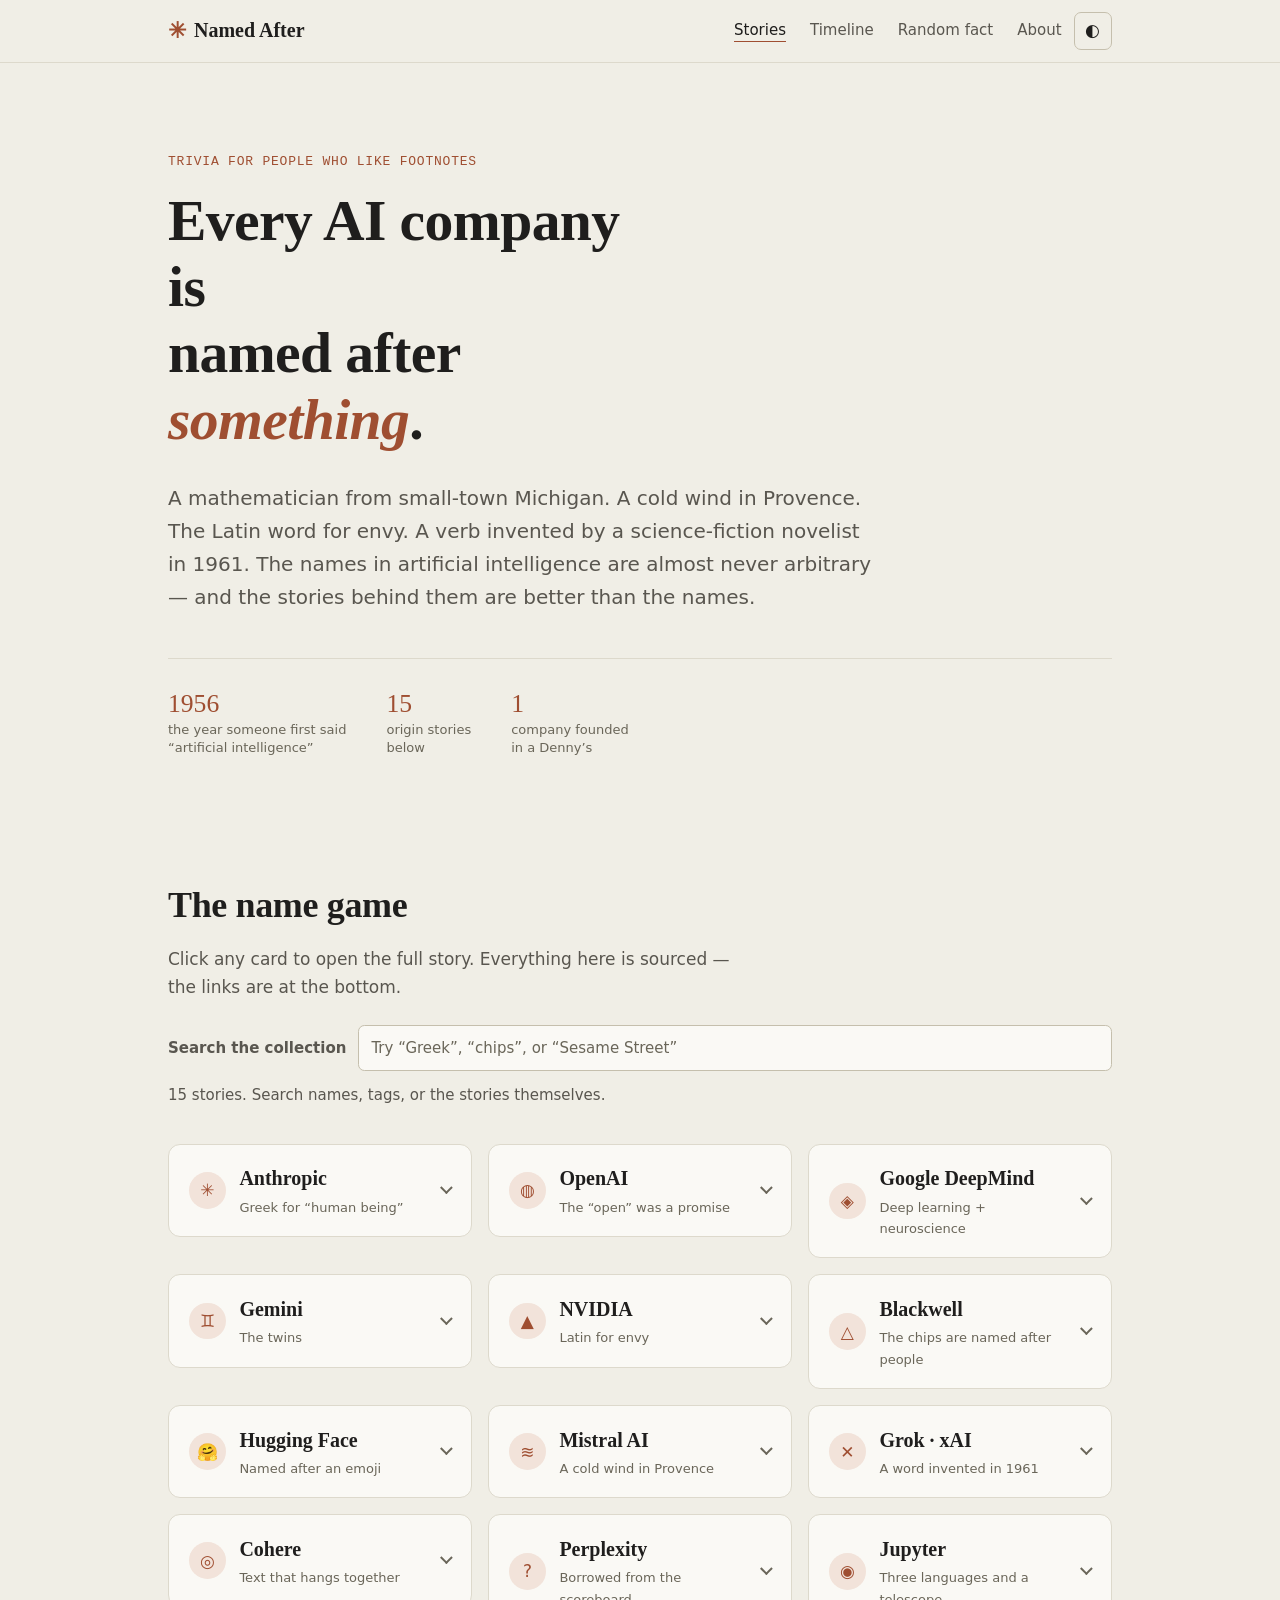
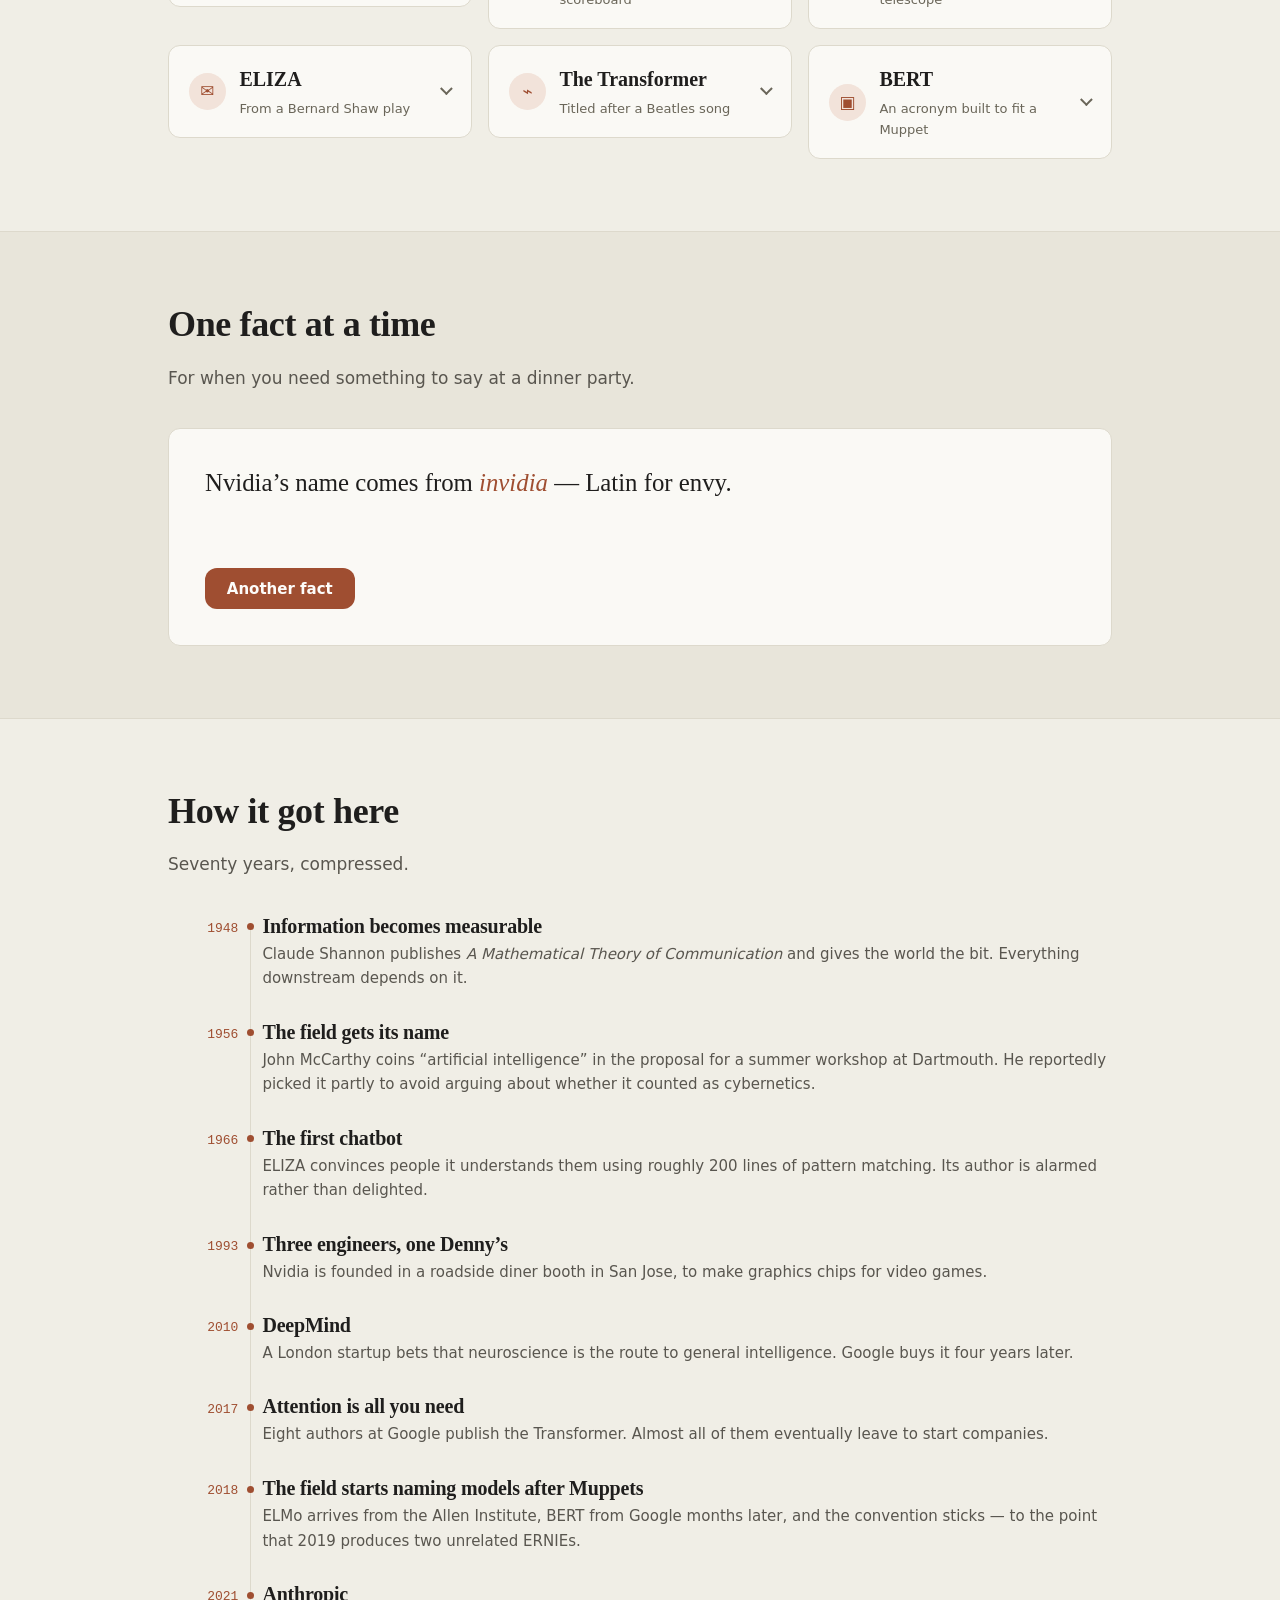
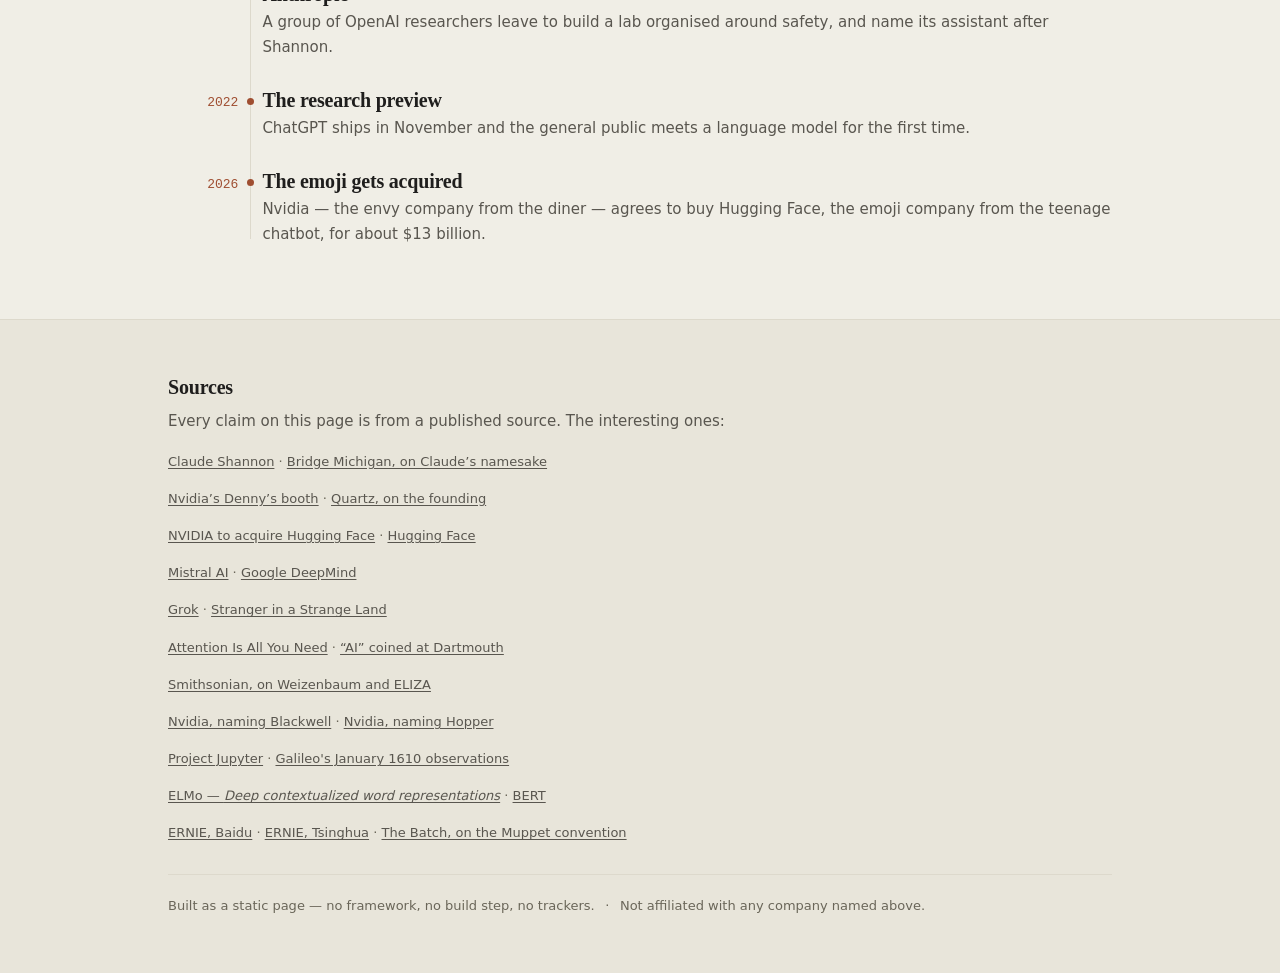
<file: index.html>
<!doctype html>
<html lang="en">
<head>
  <meta charset="utf-8">
  <meta name="viewport" content="width=device-width, initial-scale=1">
  <title>Named After — where AI companies got their names</title>
  <meta name="description" content="Claude comes from a mathematician. Nvidia comes from envy. Grok comes from a 1961 sci-fi novel. The origin stories behind the names in artificial intelligence.">
  <meta name="color-scheme" content="light dark">

  <!-- Tints the browser chrome on mobile. Two entries, because the page
       follows the OS and a single value would clash in one of the themes. -->
  <meta name="theme-color" content="#f0eee6" media="(prefers-color-scheme: light)">
  <meta name="theme-color" content="#1f1e1d" media="(prefers-color-scheme: dark)">

  <!-- The trailing slash matters: GitHub Pages serves this page at the
       directory URL, and a canonical without it points at a 301. -->
  <link rel="canonical" href="https://jonathanmathews449-stack.github.io/named-after/">

  <meta property="og:title" content="Named After — where AI companies got their names">
  <meta property="og:description" content="Claude comes from a mathematician. Nvidia comes from envy. Grok comes from a 1961 sci-fi novel.">
  <meta property="og:type" content="website">
  <meta property="og:site_name" content="Named After">
  <meta property="og:url" content="https://jonathanmathews449-stack.github.io/named-after/">

  <!-- og:image must be a raster file and an absolute URL. Every platform
       ignores an SVG here, and several refuse a relative path, so the
       favicon's inline-SVG trick does not transfer. Built from
       og-source.html by scripts/og-image.sh; the dimensions are declared so
       the card reserves the right space before the image arrives. -->
  <meta property="og:image" content="https://jonathanmathews449-stack.github.io/named-after/og.png">
  <meta property="og:image:width" content="1200">
  <meta property="og:image:height" content="630">
  <meta property="og:image:alt" content="Named After — every AI company is named after something. Claude: a mathematician. Nvidia: Latin for envy. Grok: a 1961 novel.">
  <meta name="twitter:card" content="summary_large_image">

  <link rel="icon" href="data:image/svg+xml,<svg xmlns='http://www.w3.org/2000/svg' viewBox='0 0 100 100'><text y='.9em' font-size='90'>✳️</text></svg>">
  <link rel="stylesheet" href="assets/style.css">

  <!--
    assets/main.js only enhances this page: the cards are <details>, and the
    theme follows prefers-color-scheme on its own. But three controls exist
    purely to be scripted, and with JavaScript off they are dead buttons that
    still look pressable. Worse, at mobile widths .site-nav is display:none
    until main.js adds .is-open, so without JS the navigation was not
    reachable at all — the hamburger was the only way in and it did nothing.

    This block only applies when scripting is off, so it costs scripted
    visitors nothing.
  -->
  <noscript>
    <style>
      /* Show the links instead of a toggle that can never be pressed. */
      @media (max-width: 768px) {
        .nav-toggle { display: none; }
        .site-nav   { display: flex; }
      }
      /* The theme still follows the OS; only the manual override is gone. */
      .theme-toggle { display: none; }
      /* One fact is already on the page and reads fine alone. */
      #fact-btn { display: none; }
    </style>
  </noscript>
</head>
<body>

<a class="skip-link" href="#main">Skip to content</a>

<header class="site-header">
  <div class="wrap header-inner">
    <a class="brand" href="./">
      <span class="brand-mark" aria-hidden="true">✳</span>
      <span>Named&nbsp;After</span>
    </a>

    <button class="nav-toggle" aria-expanded="false" aria-controls="site-nav">
      <span class="nav-toggle-bars" aria-hidden="true"></span>
      <span class="sr-only">Menu</span>
    </button>

    <nav id="site-nav" class="site-nav" aria-label="Main">
      <a href="./#origins" aria-current="page">Stories</a>
      <a href="./#timeline">Timeline</a>
      <a href="./#shuffle">Random fact</a>
      <a href="about.html">About</a>
    </nav>

    <button id="theme-toggle" class="theme-toggle" type="button" aria-pressed="false">
      <span class="theme-icon" aria-hidden="true">◐</span>
      <span class="sr-only">Toggle dark mode</span>
    </button>
  </div>
</header>

<main id="main">

  <!-- ================= HERO ================= -->
  <section class="hero" id="top">
    <div class="wrap">
      <p class="eyebrow">Trivia for people who like footnotes</p>
      <h1>
        Every AI company is<br>
        named after <em>something</em>.
      </h1>
      <p class="lede">
        A mathematician from small-town Michigan. A cold wind in Provence. The Latin
        word for envy. A verb invented by a science-fiction novelist in 1961. The
        names in artificial intelligence are almost never arbitrary — and the
        stories behind them are better than the names.
      </p>

      <div class="hero-stats">
        <div class="stat">
          <span class="stat-num">1956</span>
          <span class="stat-label">the year someone first said<br>“artificial intelligence”</span>
        </div>
        <div class="stat">
          <span class="stat-num">15</span>
          <span class="stat-label">origin stories<br>below</span>
        </div>
        <div class="stat">
          <span class="stat-num">1</span>
          <span class="stat-label">company founded<br>in a Denny’s</span>
        </div>
      </div>
    </div>
  </section>

  <!-- ================= ORIGINS ================= -->
  <section class="section" id="origins">
    <div class="wrap">
      <h2>The name game</h2>
      <p class="section-lede">
        Click any card to open the full story. Everything here is sourced — the
        links are at the bottom.
      </p>

      <!--
        Hidden until assets/main.js unhides it. The whole page works without
        that file — the cards are <details> — and a search box that cannot
        search is worse than no search box at all, so this one does not exist
        until the thing that makes it work has loaded. Same reasoning as
        PRICESHOCK's noscript block, reached from the other direction.
      -->
      <div class="filter" id="filter" hidden>
        <div class="filter-field">
          <label for="story-search">Search the collection</label>
          <input type="search" id="story-search" name="story-search"
                 placeholder="Try “Greek”, “chips”, or “Sesame Street”"
                 autocomplete="off" spellcheck="false" />
          <button type="button" class="filter-clear" id="filter-clear" hidden>Clear</button>
        </div>
        <p class="filter-count" id="filter-count" role="status"></p>
      </div>

      <div class="card-grid">

        <!-- Anthropic -->
        <details class="card" data-tags="lab">
          <summary>
            <span class="card-mark" aria-hidden="true">✳</span>
            <span class="card-head">
              <span class="card-name">Anthropic</span>
              <span class="card-hook">Greek for “human being”</span>
            </span>
          </summary>
          <div class="card-body">
            <p>
              From the Greek <em>ánthrōpos</em> — human being. The name gestures at the
              <strong>anthropic principle</strong>, the idea that any theory of the universe
              has to account for the fact that observers exist inside it to ask the question.
            </p>
            <p>
              Founded in 2021 by siblings <strong>Dario Amodei</strong> (VP of Research at
              OpenAI) and <strong>Daniela Amodei</strong> (VP of Safety &amp; Policy),
              who left along with a group of colleagues including Jared Kaplan, Tom Brown,
              Chris Olah, Sam McCandlish, Jack Clark and Benjamin Mann.
            </p>
            <p class="card-kicker">
              And <strong>Claude</strong>? Named for <strong>Claude Shannon</strong>, the
              father of information theory, who in 1948 worked out that information could
              be measured in bits — the idea nearly all of modern computing rests on. He grew
              up in Gaylord, Michigan, population about 4,000.
            </p>
            <p class="card-meta">Founded 2021 · San Francisco</p>
          </div>
        </details>

        <!-- OpenAI -->
        <details class="card" data-tags="lab">
          <summary>
            <span class="card-mark" aria-hidden="true">◍</span>
            <span class="card-head">
              <span class="card-name">OpenAI</span>
              <span class="card-hook">The “open” was a promise</span>
            </span>
          </summary>
          <div class="card-body">
            <p>
              Founded in December 2015 as a non-profit, with the name announcing the plan:
              AI research published <em>openly</em>, as a counterweight to the same work
              happening behind closed doors at large companies.
            </p>
            <p>
              The structure changed as training costs climbed into the billions, and the
              name has been a running argument ever since — which is what happens when you
              put a commitment in your company name.
            </p>
            <p class="card-kicker">
              ChatGPT was launched in November 2022 as a low-key “research preview.” It
              became the fastest-growing consumer product in history, which nobody involved
              had planned for.
            </p>
            <p class="card-meta">Founded 2015 · San Francisco</p>
          </div>
        </details>

        <!-- DeepMind -->
        <details class="card" data-tags="lab">
          <summary>
            <span class="card-mark" aria-hidden="true">◈</span>
            <span class="card-head">
              <span class="card-name">Google DeepMind</span>
              <span class="card-hook">Deep learning + neuroscience</span>
            </span>
          </summary>
          <div class="card-body">
            <p>
              Founded in London in 2010 by <strong>Demis Hassabis</strong>,
              <strong>Shane Legg</strong> and <strong>Mustafa Suleyman</strong>. The name
              welds <em>deep</em> learning to the <em>mind</em> — the founding bet was that
              neuroscience and AI should be studied together.
            </p>
            <p>
              Google acquired it in 2014 for a reported $500&nbsp;million. In April 2023 it
              merged with Google Brain to become Google DeepMind.
            </p>
            <p class="card-kicker">
              Hassabis was a <strong>chess prodigy</strong> who reached master level at 13,
              then went into video games — he was a lead designer on the 1994 hit
              <em>Theme Park</em> while still a teenager. He was knighted in 2024 and shared
              the Nobel Prize in Chemistry the same year for AlphaFold.
            </p>
            <p class="card-meta">Founded 2010 · London</p>
          </div>
        </details>

        <!-- Gemini -->
        <details class="card" data-tags="model">
          <summary>
            <span class="card-mark" aria-hidden="true">♊</span>
            <span class="card-head">
              <span class="card-name">Gemini</span>
              <span class="card-hook">The twins</span>
            </span>
          </summary>
          <div class="card-body">
            <p>
              Named for the constellation of the twins — fitting for a model built by two
              merged research teams, Google Brain and DeepMind, that had spent a decade as
              rivals inside the same company.
            </p>
            <p class="card-kicker">
              There is a second reading the team has nodded at: <strong>Project Gemini</strong>,
              NASA’s two-seat programme of the mid-1960s. Gemini was the unglamorous middle
              child between Mercury and Apollo — the one that proved rendezvous and docking,
              without which the Moon landing could not have happened.
            </p>
            <p class="card-meta">Announced 2023 · Mountain View</p>
          </div>
        </details>

        <!-- NVIDIA -->
        <details class="card" data-tags="chips">
          <summary>
            <span class="card-mark" aria-hidden="true">▲</span>
            <span class="card-head">
              <span class="card-name">NVIDIA</span>
              <span class="card-hook">Latin for envy</span>
            </span>
          </summary>
          <div class="card-body">
            <p>
              From <em>invidia</em>, Latin for <strong>envy</strong> — the founders wanted
              graphics that the rest of the industry would covet. It blends with
              <strong>“NV”</strong>, short for “next version,” which is what they had been
              naming their files.
            </p>
            <p>
              Founded on 25 January 1993 by <strong>Jensen Huang</strong>,
              <strong>Chris Malachowsky</strong> and <strong>Curtis Priem</strong> — over
              coffee in a booth at a <strong>Denny’s in San Jose</strong>. Huang had been a
              dishwasher and busboy at Denny’s as a teenager. The booth now has a plaque.
            </p>
            <p class="card-kicker">
              The company that sold graphics cards to gamers turned out to own the hardware
              the entire AI industry runs on. In September 2026 it agreed to buy
              <strong>Hugging Face for about $13&nbsp;billion</strong> — its second-largest
              acquisition ever.
            </p>
            <p class="card-meta">Founded 1993 · San Jose</p>
          </div>
        </details>


        <!-- Blackwell -->
        <details class="card" data-tags="chips">
          <summary>
            <span class="card-mark" aria-hidden="true">△</span>
            <span class="card-head">
              <span class="card-name">Blackwell</span>
              <span class="card-hook">The chips are named after people</span>
            </span>
          </summary>
          <div class="card-body">
            <p>
              Nvidia names the company after envy, and then names the architectures
              after scientists. Announcing the <strong>Blackwell</strong> platform in March
              2024, the company said it was “named in honor of <strong>David Harold
              Blackwell</strong> — a mathematician who specialized in game theory and
              statistics, and the first Black scholar inducted into the National Academy
              of Sciences.”
            </p>
            <p>
              Two years earlier, <strong>Hopper</strong> arrived “named for
              <strong>Grace Hopper</strong>, a pioneering U.S. computer scientist” — the
              rear admiral who built the first compiler and spent decades arguing that
              programs should be written in something closer to English.
            </p>
            <p class="card-kicker">
              It is a quiet habit with a real effect: the hardware the current boom runs on
              carries the names of a statistician who worked on duels and dynamic
              programming, and a naval officer who thought computers should meet people
              halfway.
            </p>
            <p class="card-meta">Hopper 2022 · Blackwell 2024 · Nvidia</p>
          </div>
        </details>
        <!-- Hugging Face -->
        <details class="card" data-tags="tools">
          <summary>
            <span class="card-mark" aria-hidden="true">🤗</span>
            <span class="card-head">
              <span class="card-name">Hugging Face</span>
              <span class="card-hook">Named after an emoji</span>
            </span>
          </summary>
          <div class="card-body">
            <p>
              Straightforwardly named after <strong>🤗</strong>, the hugging face emoji.
              Founded in 2016 in New York by three French entrepreneurs who were building
              a <strong>chatbot for bored teenagers</strong>.
            </p>
            <p>
              The chatbot went nowhere. The tooling they had built to make it work turned
              into the default place the world shares machine-learning models — over
              3&nbsp;million of them, used by more than 18&nbsp;million developers.
            </p>
            <p class="card-kicker">
              In September 2026, <strong>NVIDIA agreed to acquire it for roughly
              $13&nbsp;billion</strong>. Which means an emoji a teenage-chatbot startup
              picked in 2016 is now worth about as much as a mid-size airline.
            </p>
            <p class="card-meta">Founded 2016 · New York</p>
          </div>
        </details>

        <!-- Mistral -->
        <details class="card" data-tags="lab">
          <summary>
            <span class="card-mark" aria-hidden="true">≋</span>
            <span class="card-head">
              <span class="card-name">Mistral AI</span>
              <span class="card-hook">A cold wind in Provence</span>
            </span>
          </summary>
          <div class="card-body">
            <p>
              The <strong>mistral</strong> is a strong, cold, dry north-westerly that funnels
              down the Rhône valley into the Mediterranean. It can blow for days, and it is
              famous for scouring the sky to a hard clear blue.
            </p>
            <p>
              Founded in Paris in 2023 by <strong>Arthur Mensch</strong> (ex-DeepMind),
              <strong>Guillaume Lample</strong> and <strong>Timothée Lacroix</strong>
              (both ex-Meta), who had met as students at École Polytechnique.
            </p>
            <p class="card-kicker">
              A very deliberate piece of naming: something unmistakably French and
              regional, from a company whose pitch was that Europe should not depend on
              American labs for its AI.
            </p>
            <p class="card-meta">Founded 2023 · Paris</p>
          </div>
        </details>

        <!-- xAI / Grok -->
        <details class="card" data-tags="model">
          <summary>
            <span class="card-mark" aria-hidden="true">✕</span>
            <span class="card-head">
              <span class="card-name">Grok · xAI</span>
              <span class="card-hook">A word invented in 1961</span>
            </span>
          </summary>
          <div class="card-body">
            <p>
              <strong>Grok</strong> was coined by <strong>Robert A. Heinlein</strong> in his
              1961 novel <em>Stranger in a Strange Land</em>. In the book it is a Martian
              word, and it means to understand something so completely that you merge with
              it — comprehension as absorption, not as analysis.
            </p>
            <p>
              It escaped the novel into 1960s counterculture, then into programmer slang,
              and is now in the <strong>Oxford English Dictionary</strong>: “to understand
              intuitively or by empathy.”
            </p>
            <p class="card-kicker">
              Heinlein’s Martians reportedly considered the word untranslatable, on the
              grounds that you would have to already grok it to understand the explanation.
            </p>
            <p class="card-meta">Founded 2023 · Bay Area</p>
          </div>
        </details>

        <!-- Cohere -->
        <details class="card" data-tags="lab">
          <summary>
            <span class="card-mark" aria-hidden="true">◎</span>
            <span class="card-head">
              <span class="card-name">Cohere</span>
              <span class="card-hook">Text that hangs together</span>
            </span>
          </summary>
          <div class="card-body">
            <p>
              To <em>cohere</em> is to hold together — which is exactly the thing language
              models are graded on. Founded in Toronto in 2019.
            </p>
            <p class="card-kicker">
              Co-founder <strong>Aidan Gomez</strong> was one of the eight authors of
              <em>Attention Is All You Need</em>, the 2017 Google paper that introduced the
              Transformer. He was an intern at the time. Nearly every author of that paper
              has since left to found or join an AI company.
            </p>
            <p class="card-meta">Founded 2019 · Toronto</p>
          </div>
        </details>

        <!-- Perplexity -->
        <details class="card" data-tags="tools">
          <summary>
            <span class="card-mark" aria-hidden="true">?</span>
            <span class="card-head">
              <span class="card-name">Perplexity</span>
              <span class="card-hook">Borrowed from the scoreboard</span>
            </span>
          </summary>
          <div class="card-body">
            <p>
              <strong>Perplexity</strong> is the classic measure of how good a language model
              is: roughly, how <em>surprised</em> the model is by text it has not seen. Low
              perplexity means the next word was close to what it expected.
            </p>
            <p>
              An in-joke of a name for a search company — naming yourself after the thing
              you are trying to drive down.
            </p>
            <p class="card-kicker">
              One way to picture it: a perplexity of 20 means the model is about as unsure
              as if it were picking uniformly between 20 equally plausible next words.
            </p>
            <p class="card-meta">Founded 2022 · San Francisco</p>
          </div>
        </details>

        <!-- Jupyter -->
        <details class="card" data-tags="tools">
          <summary>
            <span class="card-mark" aria-hidden="true">◉</span>
            <span class="card-head">
              <span class="card-name">Jupyter</span>
              <span class="card-hook">Three languages and a telescope</span>
            </span>
          </summary>
          <div class="card-body">
            <p>
              Nearly every model in this collection was trained, poked at or explained in a
              notebook, and the notebook is named twice over. <strong>Ju</strong>lia,
              <strong>Py</strong>thon and <strong>R</strong> — the three languages the
              project was built to support — spell the planet.
            </p>
            <p>
              The planet is the point. The name and the logo are an homage to
              <strong>Galileo</strong>, who on 7 January 1610 noted three points of light
              beside Jupiter, saw a fourth six nights later, and by 15 January had worked
              out that they were going round the planet rather than the Earth. He published
              it that March as <em>Sidereus Nuncius</em>. Working notes, kept nightly, that
              changed what people thought the sky was.
            </p>
            <p class="card-kicker">
              Project Jupyter was spun out of IPython in 2014. The claim on the name is
              modest and exact — this is what a notebook is for.
            </p>
            <p class="card-meta">Spun out of IPython, 2014</p>
          </div>
        </details>

        <!-- ELIZA -->
        <details class="card" data-tags="history">
          <summary>
            <span class="card-mark" aria-hidden="true">✉</span>
            <span class="card-head">
              <span class="card-name">ELIZA</span>
              <span class="card-hook">From a Bernard Shaw play</span>
            </span>
          </summary>
          <div class="card-body">
            <p>
              The first chatbot, written by <strong>Joseph Weizenbaum</strong> at MIT between
              1964 and 1966. Named after <strong>Eliza Doolittle</strong> in George Bernard
              Shaw’s <em>Pygmalion</em> — the flower girl taught to speak like a duchess
              without changing who she is. A pointed choice: the program imitated
              understanding without having any.
            </p>
            <p>
              Its best-known script, DOCTOR, parodied a psychotherapist by turning your
              statements back into questions. It was about 200 lines of pattern-matching.
            </p>
            <p class="card-kicker">
              People confided in it anyway — reportedly including Weizenbaum’s own secretary,
              who asked him to leave the room. He spent much of the rest of his life warning
              about what he had found, and the effect is still called the
              <strong>ELIZA effect</strong>.
            </p>
            <p class="card-meta">1966 · MIT</p>
          </div>
        </details>

        <!-- Transformer -->
        <details class="card" data-tags="history">
          <summary>
            <span class="card-mark" aria-hidden="true">⌁</span>
            <span class="card-head">
              <span class="card-name">The Transformer</span>
              <span class="card-hook">Titled after a Beatles song</span>
            </span>
          </summary>
          <div class="card-body">
            <p>
              The architecture under the “T” in GPT arrived in a 2017 Google paper by eight
              authors: <em>Attention Is All You Need</em>. The title is a play on the
              Beatles’ <strong>“All You Need Is Love.”</strong>
            </p>
            <p>
              Co-author <strong>Llion Jones</strong> has said the title took him about five
              seconds to think of, and that he did not expect the others to go for it.
            </p>
            <p class="card-kicker">
              The claim in the title was technical and slightly cheeky: you could throw out
              the recurrence and convolutions everyone assumed were essential, and keep only
              the attention mechanism. It worked, and it is why any of the rest of this page
              exists.
            </p>
            <p class="card-meta">2017 · Google</p>
          </div>
        </details>

        <!-- BERT -->
        <details class="card" data-tags="model">
          <summary>
            <span class="card-mark" aria-hidden="true">▣</span>
            <span class="card-head">
              <span class="card-name">BERT</span>
              <span class="card-hook">An acronym built to fit a Muppet</span>
            </span>
          </summary>
          <div class="card-body">
            <p>
              In 2018 the Allen Institute for AI published <em>Deep contextualized word
              representations</em>, and buried in the introduction is the sentence that
              started it: “we call them <strong>ELMo</strong> (Embeddings from Language
              Models) representations.”
            </p>
            <p>
              Later that year Google answered with <strong>BERT</strong> — Bidirectional
              Encoder Representations from Transformers. The expansion is accurate. It is
              also five words long and lands, exactly, on Elmo's flatmate.
            </p>
            <p>
              Then it got out of hand. 2019 produced <strong>two</strong> unrelated models
              called ERNIE — one from Baidu, one from Tsinghua — published months apart,
              each with a different expansion, neither acknowledging the other.
            </p>
            <p class="card-kicker">
              Worth being precise about: none of these papers mention Sesame Street. What
              is documented is the naming, not the intent — an acronym that happens to spell
              a Muppet, then another, then two at once.
            </p>
            <p class="card-meta">ELMo 2018 · BERT 2018 · ERNIE ×2 2019</p>
          </div>
        </details>

      </div>

      <p class="filter-empty" id="filter-empty" hidden>
        Nothing matches <strong id="filter-empty-term"></strong>. The collection
        covers labs, models, chips, tools and a little history — try a shorter
        word, or <button type="button" class="linkish" id="filter-empty-reset">show every story</button>.
      </p>
    </div>
  </section>

  <!-- ================= SHUFFLE ================= -->
  <section class="section section-alt" id="shuffle">
    <div class="wrap">
      <h2>One fact at a time</h2>
      <p class="section-lede">For when you need something to say at a dinner party.</p>

      <div class="fact-box">
        <p class="fact-text" id="fact-text" aria-live="polite">
          Nvidia’s name comes from <em>invidia</em> — Latin for envy.
        </p>
        <button class="btn btn-primary" id="fact-btn" type="button">Another fact</button>
      </div>
    </div>
  </section>

  <!-- ================= TIMELINE ================= -->
  <section class="section" id="timeline">
    <div class="wrap">
      <h2>How it got here</h2>
      <p class="section-lede">Seventy years, compressed.</p>

      <ol class="timeline">
        <li>
          <span class="tl-year">1948</span>
          <div class="tl-body">
            <h3>Information becomes measurable</h3>
            <p>Claude Shannon publishes <em>A Mathematical Theory of Communication</em> and
            gives the world the bit. Everything downstream depends on it.</p>
          </div>
        </li>
        <li>
          <span class="tl-year">1956</span>
          <div class="tl-body">
            <h3>The field gets its name</h3>
            <p>John McCarthy coins “artificial intelligence” in the proposal for a summer
            workshop at Dartmouth. He reportedly picked it partly to avoid arguing about
            whether it counted as cybernetics.</p>
          </div>
        </li>
        <li>
          <span class="tl-year">1966</span>
          <div class="tl-body">
            <h3>The first chatbot</h3>
            <p>ELIZA convinces people it understands them using roughly 200 lines of
            pattern matching. Its author is alarmed rather than delighted.</p>
          </div>
        </li>
        <li>
          <span class="tl-year">1993</span>
          <div class="tl-body">
            <h3>Three engineers, one Denny’s</h3>
            <p>Nvidia is founded in a roadside diner booth in San Jose, to make graphics
            chips for video games.</p>
          </div>
        </li>
        <li>
          <span class="tl-year">2010</span>
          <div class="tl-body">
            <h3>DeepMind</h3>
            <p>A London startup bets that neuroscience is the route to general intelligence.
            Google buys it four years later.</p>
          </div>
        </li>
        <li>
          <span class="tl-year">2017</span>
          <div class="tl-body">
            <h3>Attention is all you need</h3>
            <p>Eight authors at Google publish the Transformer. Almost all of them
            eventually leave to start companies.</p>
          </div>
        </li>
        <li>
          <span class="tl-year">2018</span>
          <div class="tl-body">
            <h3>The field starts naming models after Muppets</h3>
            <p>ELMo arrives from the Allen Institute, BERT from Google months later, and
            the convention sticks — to the point that 2019 produces two unrelated ERNIEs.</p>
          </div>
        </li>
        <li>
          <span class="tl-year">2021</span>
          <div class="tl-body">
            <h3>Anthropic</h3>
            <p>A group of OpenAI researchers leave to build a lab organised around safety,
            and name its assistant after Shannon.</p>
          </div>
        </li>
        <li>
          <span class="tl-year">2022</span>
          <div class="tl-body">
            <h3>The research preview</h3>
            <p>ChatGPT ships in November and the general public meets a language model for
            the first time.</p>
          </div>
        </li>
        <li>
          <span class="tl-year">2026</span>
          <div class="tl-body">
            <h3>The emoji gets acquired</h3>
            <p>Nvidia — the envy company from the diner — agrees to buy Hugging Face, the
            emoji company from the teenage chatbot, for about $13 billion.</p>
          </div>
        </li>
      </ol>
    </div>
  </section>

</main>

<footer class="site-footer">
  <div class="wrap">
    <h2 class="footer-title">Sources</h2>
    <p class="footer-note">
      Every claim on this page is from a published source. The interesting ones:
    </p>
    <ul class="source-list">
      <li><a href="https://en.wikipedia.org/wiki/Claude_Shannon">Claude Shannon</a> · <a href="https://bridgemi.com/business-watch/ever-tried-claude-ai-meet-the-michigander-who-inspired-its-name/">Bridge Michigan, on Claude’s namesake</a></li>
      <li><a href="https://blogs.nvidia.com/blog/2023/09/26/nvidia-dennys-trillion">Nvidia’s Denny’s booth</a> · <a href="https://qz.com/nvidia-history-origin-ai-chip-jensen-huang-1851372906">Quartz, on the founding</a></li>
      <li><a href="https://blogs.nvidia.com/blog/nvidia-to-acquire-hugging-face/">NVIDIA to acquire Hugging Face</a> · <a href="https://en.wikipedia.org/wiki/Hugging_Face">Hugging Face</a></li>
      <li><a href="https://en.wikipedia.org/wiki/Mistral_AI">Mistral AI</a> · <a href="https://en.wikipedia.org/wiki/Google_DeepMind">Google DeepMind</a></li>
      <li><a href="https://en.wikipedia.org/wiki/Grok">Grok</a> · <a href="https://en.wikipedia.org/wiki/Stranger_in_a_Strange_Land">Stranger in a Strange Land</a></li>
      <li><a href="https://arxiv.org/abs/1706.03762">Attention Is All You Need</a> · <a href="https://home.dartmouth.edu/about/artificial-intelligence-ai-coined-dartmouth">“AI” coined at Dartmouth</a></li>
      <li><a href="https://www.smithsonianmag.com/history/why-the-computer-scientist-behind-the-worlds-first-chatbot-dedicated-his-life-to-publicizing-the-threat-posed-by-ai-180987971/">Smithsonian, on Weizenbaum and ELIZA</a></li>
      <li><a href="https://nvidianews.nvidia.com/news/nvidia-blackwell-platform-arrives-to-power-a-new-era-of-computing">Nvidia, naming Blackwell</a> · <a href="https://nvidianews.nvidia.com/news/nvidia-announces-hopper-architecture-the-next-generation-of-accelerated-computing">Nvidia, naming Hopper</a></li>
      <li><a href="https://en.wikipedia.org/wiki/Project_Jupyter">Project Jupyter</a> · <a href="https://en.wikipedia.org/wiki/Galilean_moons">Galileo's January 1610 observations</a></li>
      <li><a href="https://arxiv.org/abs/1802.05365">ELMo — <em>Deep contextualized word representations</em></a> · <a href="https://arxiv.org/abs/1810.04805">BERT</a></li>
      <li><a href="https://arxiv.org/abs/1904.09223">ERNIE, Baidu</a> · <a href="https://aclanthology.org/P19-1139/">ERNIE, Tsinghua</a> · <a href="https://www.deeplearning.ai/the-batch/inside-ais-muppet-empire">The Batch, on the Muppet convention</a></li>
    </ul>
    <p class="colophon">
      Built as a static page — no framework, no build step, no trackers.
      <span class="colophon-sep" aria-hidden="true">·</span>
      Not affiliated with any company named above.
    </p>
  </div>
</footer>

<script src="assets/main.js"></script>
</body>
</html>
</file>
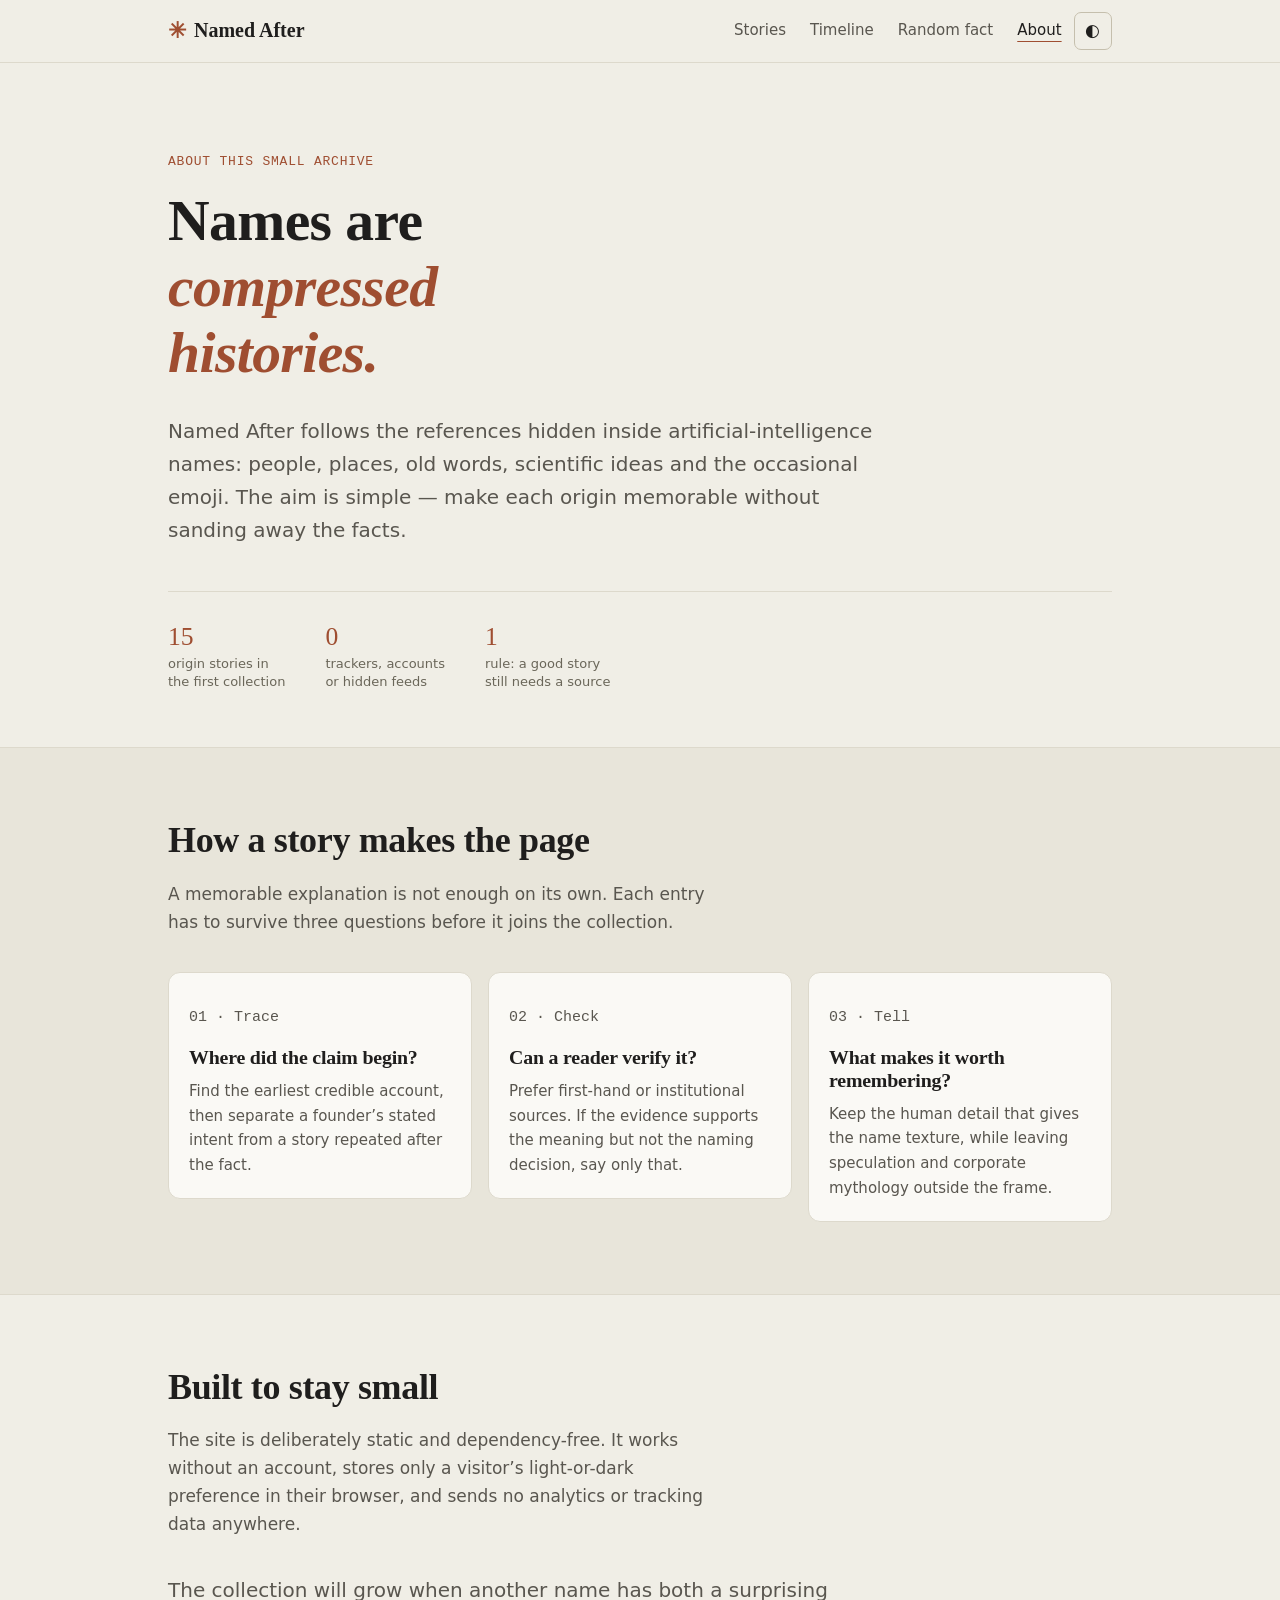
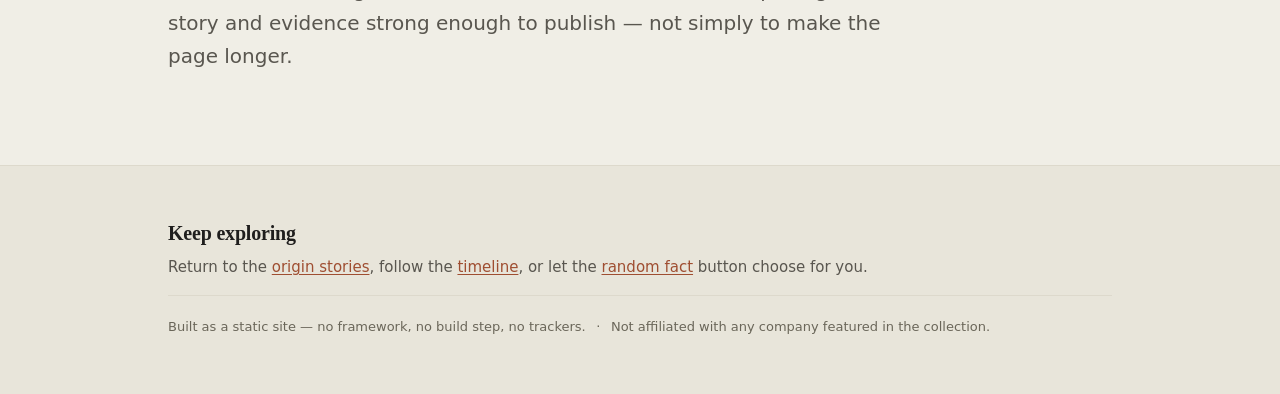
<file: about.html>
<!doctype html>
<html lang="en">
<head>
  <meta charset="utf-8">
  <meta name="viewport" content="width=device-width, initial-scale=1">
  <title>About — Named After</title>
  <meta name="description" content="How Named After researches and tells the origin stories behind names in artificial intelligence.">
  <meta name="color-scheme" content="light dark">
  <meta name="theme-color" content="#f0eee6" media="(prefers-color-scheme: light)">
  <meta name="theme-color" content="#1f1e1d" media="(prefers-color-scheme: dark)">
  <link rel="canonical" href="https://jonathanmathews449-stack.github.io/named-after/about.html">

  <meta property="og:title" content="About — Named After">
  <meta property="og:description" content="How Named After researches and tells the origin stories behind names in artificial intelligence.">
  <meta property="og:type" content="website">
  <meta property="og:site_name" content="Named After">
  <meta property="og:url" content="https://jonathanmathews449-stack.github.io/named-after/about.html">
  <meta property="og:image" content="https://jonathanmathews449-stack.github.io/named-after/og.png">
  <meta property="og:image:width" content="1200">
  <meta property="og:image:height" content="630">
  <meta property="og:image:alt" content="Named After — every AI company is named after something.">
  <meta name="twitter:card" content="summary_large_image">

  <link rel="icon" href="data:image/svg+xml,<svg xmlns='http://www.w3.org/2000/svg' viewBox='0 0 100 100'><text y='.9em' font-size='90'>✳️</text></svg>">
  <link rel="stylesheet" href="assets/style.css">

  <noscript>
    <style>
      @media (max-width: 768px) {
        .nav-toggle { display: none; }
        .site-nav { display: flex; }
      }
      .theme-toggle { display: none; }
    </style>
  </noscript>
</head>
<body>

<a class="skip-link" href="#main">Skip to content</a>

<header class="site-header">
  <div class="wrap header-inner">
    <a class="brand" href="./">
      <span class="brand-mark" aria-hidden="true">✳</span>
      <span>Named&nbsp;After</span>
    </a>

    <button class="nav-toggle" aria-expanded="false" aria-controls="site-nav">
      <span class="nav-toggle-bars" aria-hidden="true"></span>
      <span class="sr-only">Menu</span>
    </button>

    <nav id="site-nav" class="site-nav" aria-label="Main">
      <a href="./#origins">Stories</a>
      <a href="./#timeline">Timeline</a>
      <a href="./#shuffle">Random fact</a>
      <a href="about.html" aria-current="page">About</a>
    </nav>

    <button id="theme-toggle" class="theme-toggle" type="button" aria-pressed="false">
      <span class="theme-icon" aria-hidden="true">◐</span>
      <span class="sr-only">Toggle dark mode</span>
    </button>
  </div>
</header>

<main id="main">
  <section class="hero" id="top">
    <div class="wrap">
      <p class="eyebrow">About this small archive</p>
      <h1>Names are<br><em>compressed histories.</em></h1>
      <p class="lede">
        Named After follows the references hidden inside artificial-intelligence
        names: people, places, old words, scientific ideas and the occasional emoji.
        The aim is simple — make each origin memorable without sanding away the facts.
      </p>

      <div class="hero-stats">
        <div class="stat">
          <span class="stat-num">15</span>
          <span class="stat-label">origin stories in<br>the first collection</span>
        </div>
        <div class="stat">
          <span class="stat-num">0</span>
          <span class="stat-label">trackers, accounts<br>or hidden feeds</span>
        </div>
        <div class="stat">
          <span class="stat-num">1</span>
          <span class="stat-label">rule: a good story<br>still needs a source</span>
        </div>
      </div>
    </div>
  </section>

  <section class="section section-alt" aria-labelledby="method-title">
    <div class="wrap">
      <h2 id="method-title">How a story makes the page</h2>
      <p class="section-lede">
        A memorable explanation is not enough on its own. Each entry has to survive
        three questions before it joins the collection.
      </p>

      <div class="card-grid">
        <article class="card">
          <div class="card-body">
            <p class="card-meta">01 · Trace</p>
            <h3>Where did the claim begin?</h3>
            <p>Find the earliest credible account, then separate a founder’s stated intent from a story repeated after the fact.</p>
          </div>
        </article>
        <article class="card">
          <div class="card-body">
            <p class="card-meta">02 · Check</p>
            <h3>Can a reader verify it?</h3>
            <p>Prefer first-hand or institutional sources. If the evidence supports the meaning but not the naming decision, say only that.</p>
          </div>
        </article>
        <article class="card">
          <div class="card-body">
            <p class="card-meta">03 · Tell</p>
            <h3>What makes it worth remembering?</h3>
            <p>Keep the human detail that gives the name texture, while leaving speculation and corporate mythology outside the frame.</p>
          </div>
        </article>
      </div>
    </div>
  </section>

  <section class="section" aria-labelledby="principles-title">
    <div class="wrap">
      <h2 id="principles-title">Built to stay small</h2>
      <p class="section-lede">
        The site is deliberately static and dependency-free. It works without an
        account, stores only a visitor’s light-or-dark preference in their browser,
        and sends no analytics or tracking data anywhere.
      </p>
      <p class="lede">
        The collection will grow when another name has both a surprising story and
        evidence strong enough to publish — not simply to make the page longer.
      </p>
    </div>
  </section>
</main>

<footer class="site-footer">
  <div class="wrap">
    <h2 class="footer-title">Keep exploring</h2>
    <p class="footer-note">
      Return to the <a href="./#origins">origin stories</a>, follow the
      <a href="./#timeline">timeline</a>, or let the
      <a href="./#shuffle">random fact</a> button choose for you.
    </p>
    <p class="colophon">
      Built as a static site — no framework, no build step, no trackers.
      <span class="colophon-sep" aria-hidden="true">·</span>
      Not affiliated with any company featured in the collection.
    </p>
  </div>
</footer>

<script src="assets/main.js"></script>
</body>
</html>
</file>
<file: assets/style.css>
/* ==========================================================================
   Named After — stylesheet
   --------------------------------------------------------------------------
   Every colour is a custom property, defined once in the :root blocks below.
   Nothing further down hardcodes a colour. Dark mode is therefore only a
   redefinition of tokens — keep it that way.

   Three theme states, and all three are needed:
     :root                                  light (also the no-preference default)
     @media (prefers-color-scheme: dark)    follows the OS, unless overridden
     :root[data-theme="..."]                explicit user choice, wins over both

   These four tokens are pinned by contrast, not by taste. Measured against
   every background they actually sit on, all pass WCAG AA (4.5:1) with the
   worst case in brackets:
     light --accent      #9f4e31  on --accent-soft  [4.65]  and as a button
                                  ground under --on-accent [5.68]
     light --text-faint  #6a6659  on --bg-alt       [4.55]
     dark  --text-faint  #9d9889  on --surface-2    [4.78]
   Lightening any of them fails again. Re-measure before changing one.
   ========================================================================== */

:root {
  --bg:            #f0eee6;
  --bg-alt:        #e8e5da;
  --surface:       #faf9f5;
  --surface-2:     #f3f1e9;
  --border:        #ddd9cc;
  --border-strong: #c5bfad;

  --text:          #1f1e1d;
  --text-muted:    #59564f;
  --text-faint:    #6a6659;

  --accent:        #9f4e31;
  --accent-hover:  #853f27;
  --accent-soft:   #f2e3da;
  --on-accent:     #fdfcfa;

  --focus:         #1a6ec4;

  --wrap:      62rem;
  --radius:    12px;
  --radius-sm: 7px;

  --step-2: 0.8125rem;
  --step-1: 0.9375rem;
  --step0:  1.0625rem;
  --step1:  1.25rem;
  --step2:  1.6rem;
  --step3:  2.25rem;

  --serif: "Iowan Old Style", "Palatino Linotype", Palatino, Georgia,
           "Times New Roman", serif;
  --sans:  ui-sans-serif, system-ui, -apple-system, "Segoe UI", Roboto,
           "Helvetica Neue", Arial, sans-serif;
  --mono:  ui-monospace, SFMono-Regular, "SF Mono", Menlo, Consolas,
           "Liberation Mono", monospace;
}

/* Follow the OS, but never override an explicit light choice. */
@media (prefers-color-scheme: dark) {
  :root:not([data-theme="light"]) {
    --bg:            #1f1e1d;
    --bg-alt:        #191817;
    --surface:       #262624;
    --surface-2:     #2e2d2a;
    --border:        #3a3835;
    --border-strong: #4e4b46;

    --text:          #f0eee6;
    --text-muted:    #b4afa2;
    --text-faint:    #9d9889;

    --accent:        #e08a6b;
    --accent-hover:  #eda186;
    --accent-soft:   #35291f;
    --on-accent:     #1f1e1d;

    --focus:         #7ab5f5;
  }
}

/* Explicit choice wins in both directions. */
:root[data-theme="dark"] {
  --bg:            #1f1e1d;
  --bg-alt:        #191817;
  --surface:       #262624;
  --surface-2:     #2e2d2a;
  --border:        #3a3835;
  --border-strong: #4e4b46;

  --text:          #f0eee6;
  --text-muted:    #b4afa2;
  --text-faint:    #9d9889;

  --accent:        #e08a6b;
  --accent-hover:  #eda186;
  --accent-soft:   #35291f;
  --on-accent:     #1f1e1d;

  --focus:         #7ab5f5;
}

/* --- Base ----------------------------------------------------------- */

*, *::before, *::after { box-sizing: border-box; }

html { scroll-behavior: smooth; }
@media (prefers-reduced-motion: reduce) { html { scroll-behavior: auto; } }

body {
  margin: 0;
  background: var(--bg);
  color: var(--text);
  font-family: var(--sans);
  font-size: var(--step0);
  line-height: 1.65;
  -webkit-font-smoothing: antialiased;
}

h1, h2, h3 {
  font-family: var(--serif);
  line-height: 1.15;
  margin: 0 0 0.5em;
  letter-spacing: -0.01em;
  font-weight: 600;
}

p { margin: 0 0 1em; }

a { color: var(--accent); text-underline-offset: 2px; }
a:hover { color: var(--accent-hover); }

em { font-style: italic; }

:focus-visible {
  outline: 2px solid var(--focus);
  outline-offset: 2px;
  border-radius: 3px;
}

.sr-only {
  position: absolute; width: 1px; height: 1px;
  padding: 0; margin: -1px; overflow: hidden;
  clip: rect(0 0 0 0); white-space: nowrap; border: 0;
}

.skip-link {
  position: absolute; left: 0.5rem; top: -3rem;
  background: var(--accent); color: var(--on-accent);
  padding: 0.5rem 0.9rem; border-radius: var(--radius-sm);
  text-decoration: none; z-index: 100;
  transition: top 120ms ease;
}
.skip-link:focus { top: 0.5rem; color: var(--on-accent); }

.wrap {
  width: 100%;
  max-width: var(--wrap);
  margin-inline: auto;
  padding-inline: 1.5rem;
}

/* --- Header --------------------------------------------------------- */

.site-header {
  position: sticky;
  top: 0;
  z-index: 20;
  background: color-mix(in srgb, var(--bg) 86%, transparent);
  backdrop-filter: blur(10px);
  border-bottom: 1px solid var(--border);
}

.header-inner {
  display: flex;
  align-items: center;
  gap: 0.75rem;
  min-height: 3.85rem;
}

.brand {
  display: inline-flex;
  align-items: center;
  gap: 0.5rem;
  font-family: var(--serif);
  font-size: var(--step1);
  font-weight: 600;
  color: var(--text);
  text-decoration: none;
  margin-right: auto;
}
.brand-mark { color: var(--accent); font-size: 1.1em; }

.site-nav { display: flex; gap: 1.5rem; }
.site-nav a {
  color: var(--text-muted);
  text-decoration: none;
  font-size: var(--step-1);
  font-weight: 500;
}
.site-nav a:hover { color: var(--text); }
.site-nav a[aria-current="page"] {
  color: var(--text);
  text-decoration: underline;
  text-decoration-color: var(--accent);
  text-underline-offset: 0.35rem;
}

.nav-toggle, .theme-toggle {
  display: inline-flex;
  align-items: center; justify-content: center;
  width: 2.4rem; height: 2.4rem;
  background: transparent;
  color: var(--text);
  border: 1px solid var(--border-strong);
  border-radius: var(--radius-sm);
  cursor: pointer;
  font-size: var(--step0);
  flex: 0 0 auto;
}
.nav-toggle:hover, .theme-toggle:hover { background: var(--surface-2); }

.nav-toggle { display: none; }

.nav-toggle-bars,
.nav-toggle-bars::before,
.nav-toggle-bars::after {
  display: block; width: 17px; height: 2px;
  background: var(--text); border-radius: 2px;
}
.nav-toggle-bars { position: relative; }
.nav-toggle-bars::before,
.nav-toggle-bars::after { content: ""; position: absolute; left: 0; }
.nav-toggle-bars::before { top: -6px; }
.nav-toggle-bars::after  { top:  6px; }

/* --- Hero ----------------------------------------------------------- */

.hero { padding: clamp(3rem, 8vw, 5.5rem) 0 clamp(2rem, 5vw, 3.5rem); }

.eyebrow {
  font-family: var(--mono);
  font-size: var(--step-2);
  letter-spacing: 0.06em;
  text-transform: uppercase;
  color: var(--accent);
  margin-bottom: 1rem;
}

.hero h1 {
  font-size: clamp(2.2rem, 6.4vw, 3.6rem);
  max-width: 16ch;
}
.hero h1 em { color: var(--accent); font-style: italic; }

.lede {
  font-size: var(--step1);
  color: var(--text-muted);
  max-width: 56ch;
  margin-top: 1.4rem;
}

.hero-stats {
  display: flex;
  flex-wrap: wrap;
  gap: 2.5rem;
  margin-top: 2.75rem;
  padding-top: 2rem;
  border-top: 1px solid var(--border);
}
.stat { display: flex; flex-direction: column; gap: 0.3rem; }
.stat-num {
  font-family: var(--serif);
  font-size: var(--step2);
  color: var(--accent);
  line-height: 1;
}
.stat-label { font-size: var(--step-2); color: var(--text-faint); line-height: 1.4; }

/* --- Sections ------------------------------------------------------- */

.section { padding: clamp(2.75rem, 6vw, 4.5rem) 0; }
.section-alt { background: var(--bg-alt); border-block: 1px solid var(--border); }

.section h2 { font-size: var(--step3); }
.section-lede { color: var(--text-muted); max-width: 52ch; margin-bottom: 2.25rem; }

/* --- Story search ---------------------------------------------------- */

/* Injected visible by assets/main.js; see the comment on #filter in the HTML. */
.filter { margin: -0.75rem 0 2.25rem; }
.filter[hidden] { display: none; }

.filter-field {
  display: flex;
  flex-wrap: wrap;
  align-items: center;
  gap: 0.6rem 0.75rem;
}
.filter-field label {
  font-size: var(--step-1);
  font-weight: 600;
  color: var(--text-muted);
}
.filter-field input {
  flex: 1 1 16rem;
  min-width: 0;
  padding: 0.6rem 0.75rem;
  border: 1px solid var(--border-strong);
  border-radius: 0.4rem;
  background: var(--surface);
  color: var(--text);
  font: inherit;
  font-size: var(--step-1);
}
.filter-field input::placeholder { color: var(--text-faint); }
.filter-field input:focus-visible { outline: 2px solid var(--focus); outline-offset: 2px; }

/* 0.55rem of vertical padding puts this over WCAG 2.5.8's 24px minimum at the
   site's base size — the same trap task 008 found in the footer links. */
.filter-clear {
  padding: 0.55rem 0.9rem;
  border: 1px solid var(--border-strong);
  border-radius: 0.4rem;
  background: var(--surface-2);
  color: var(--text);
  font: inherit;
  font-size: var(--step-1);
  cursor: pointer;
}
.filter-clear:hover { border-color: var(--accent); color: var(--accent); }
.filter-clear[hidden] { display: none; }

.filter-count {
  margin: 0.75rem 0 0;
  color: var(--text-muted);
  font-size: var(--step-1);
  min-height: 1.5em;   /* holds its line so results do not jump as you type */
}

.filter-empty {
  margin: 0;
  padding: 1.5rem 0 0;
  color: var(--text-muted);
  max-width: 52ch;
}
.filter-empty[hidden] { display: none; }
.filter-empty strong { color: var(--text); }

/* A button that reads as a link. Kept a real <button> because it performs an
   action rather than going anywhere. */
.linkish {
  padding: 0;
  border: 0;
  background: none;
  color: var(--accent);
  font: inherit;
  text-decoration: underline;
  text-underline-offset: 2px;
  cursor: pointer;
}
.linkish:hover { color: var(--accent-hover); }

/* A card hidden by the filter must leave the accessibility tree too, which the
   hidden attribute does; this only stops the grid reserving its slot. */
.card[hidden] { display: none; }

/* --- Origin cards --------------------------------------------------- */

.card-grid {
  display: grid;
  grid-template-columns: repeat(auto-fit, minmax(17.5rem, 1fr));
  gap: 1rem;
  align-items: start;
}

.card {
  background: var(--surface);
  border: 1px solid var(--border);
  border-radius: var(--radius);
  overflow: hidden;
  transition: border-color 140ms ease;
}
.card:hover { border-color: var(--border-strong); }
.card[open] { border-color: var(--accent); }

.card summary {
  display: flex;
  align-items: center;
  gap: 0.85rem;
  padding: 1.1rem 1.25rem;
  cursor: pointer;
  list-style: none;
}
/* Hide the native disclosure triangle in every engine. */
.card summary::-webkit-details-marker { display: none; }
.card summary::marker { content: ""; }

.card-mark {
  display: grid;
  place-items: center;
  width: 2.3rem; height: 2.3rem;
  flex: 0 0 auto;
  background: var(--accent-soft);
  color: var(--accent);
  border-radius: 50%;
  font-size: var(--step0);
}

.card-head { display: flex; flex-direction: column; gap: 0.1rem; min-width: 0; }
.card-name {
  font-family: var(--serif);
  font-size: var(--step1);
  font-weight: 600;
  color: var(--text);
}
.card-hook { font-size: var(--step-2); color: var(--text-faint); }

/* The chevron is generated so the markup stays clean. */
.card summary::after {
  content: "";
  margin-left: auto;
  flex: 0 0 auto;
  width: 0.55rem; height: 0.55rem;
  border-right: 2px solid var(--text-faint);
  border-bottom: 2px solid var(--text-faint);
  transform: rotate(45deg) translate(-2px, -2px);
  transition: transform 160ms ease;
}
.card[open] summary::after {
  transform: rotate(-135deg) translate(-2px, -2px);
  border-color: var(--accent);
}

.card-body {
  padding: 0 1.25rem 1.25rem;
  border-top: 1px solid var(--border);
  margin-top: -1px;
  padding-top: 1.1rem;
}
.card-body p { font-size: var(--step-1); color: var(--text-muted); }
.card-body p:last-child { margin-bottom: 0; }
.card-body strong { color: var(--text); font-weight: 600; }

.card-kicker {
  background: var(--surface-2);
  border-left: 2px solid var(--accent);
  border-radius: 0 var(--radius-sm) var(--radius-sm) 0;
  padding: 0.8rem 0.95rem;
  margin-top: 1.1rem;
}

.card-meta {
  font-family: var(--mono);
  font-size: var(--step-2);
  color: var(--text-faint);
  margin-top: 1rem;
}

/* --- Random fact ---------------------------------------------------- */

.fact-box {
  background: var(--surface);
  border: 1px solid var(--border);
  border-radius: var(--radius);
  padding: clamp(1.5rem, 4vw, 2.25rem);
  display: flex;
  flex-direction: column;
  align-items: flex-start;
  gap: 1.5rem;
}
.fact-text {
  font-family: var(--serif);
  font-size: clamp(1.2rem, 3vw, 1.55rem);
  line-height: 1.45;
  color: var(--text);
  margin: 0;
  min-height: 3.2em;
}
.fact-text em { color: var(--accent); }

.btn {
  display: inline-flex;
  align-items: center;
  padding: 0.65rem 1.3rem;
  border: 1px solid transparent;
  border-radius: var(--radius);
  font-family: var(--sans);
  font-size: var(--step-1);
  font-weight: 600;
  text-decoration: none;
  cursor: pointer;
  transition: background-color 120ms ease;
}
.btn-primary { background: var(--accent); color: var(--on-accent); }
.btn-primary:hover { background: var(--accent-hover); color: var(--on-accent); }

/* --- Timeline ------------------------------------------------------- */

/* Timeline geometry. The rail and its dots must sit in the MIDDLE of the grid
   gap, never over the year column — otherwise the dot clips the last digit.
   Keep these four numbers in sync if you change the column width or gap:
     column 4.4rem | gap 1.5rem  ->  gap centre 5.15rem, body starts 5.9rem
     dot offset = -(body - centre) - half dot = -(0.75) - 0.22 = -0.97rem   */
.timeline { list-style: none; margin: 0; padding: 0; position: relative; }
.timeline::before {
  content: "";
  position: absolute;
  left: 5.15rem; top: 0.5rem; bottom: 0.5rem;
  width: 1px;
  background: var(--border);
}
.timeline li {
  display: grid;
  grid-template-columns: 4.4rem 1fr;
  gap: 1.5rem;
  padding-bottom: 1.85rem;
  position: relative;
}
.timeline li:last-child { padding-bottom: 0; }

.tl-year {
  font-family: var(--mono);
  font-size: var(--step-2);
  color: var(--accent);
  text-align: right;
  padding-top: 0.2rem;
  white-space: nowrap;
}
.tl-body { position: relative; }
.tl-body::before {
  content: "";
  position: absolute;
  left: -0.97rem; top: 0.55rem;
  width: 7px; height: 7px;
  background: var(--accent);
  border-radius: 50%;
}
.tl-body h3 { font-size: var(--step1); margin-bottom: 0.25rem; }
.tl-body p { font-size: var(--step-1); color: var(--text-muted); margin: 0; }

/* --- Footer --------------------------------------------------------- */

.site-footer {
  border-top: 1px solid var(--border);
  background: var(--bg-alt);
  padding: clamp(2.5rem, 5vw, 3.5rem) 0;
}
.footer-title { font-size: var(--step1); }
.footer-note { color: var(--text-muted); font-size: var(--step-1); }

.source-list {
  list-style: none;
  margin: 0 0 1.75rem;
  padding: 0;
  display: grid;
  /* 0.7rem, not 0.45rem: the links below carry vertical padding to reach a
     24px hit area, and at the old gap those padded boxes met each other. */
  gap: 0.7rem;
  font-size: var(--step-2);
  /* 2, not the inherited 1.65. The padded links below come to a 25.6px hit
     box, and vertical padding on an inline element does NOT push lines apart
     — so at 1.65 (21.45px) the hit areas of two different links on
     consecutive lines overlapped by 4px, and a tap near the boundary landed
     on the wrong source. The line box has to be at least as tall as the hit
     box. Measured with getClientRects(), not getBoundingClientRect(): the
     latter returns the union of a wrapped link's fragments and reports
     overlaps that are not real. */
  line-height: 2;
  color: var(--text-faint);
}
/* These measured 18px tall — under WCAG 2.5.8's 24px minimum, and they sit in
   pairs separated by a middot, so the criterion's spacing exception does not
   rescue them either. Vertical padding grows the hit box without reflowing
   anything; see the line-height note above for the catch that comes with it. */
.source-list a { color: var(--text-muted); padding-block: 0.25rem; }
.source-list a:hover { color: var(--accent); }

.colophon {
  font-size: var(--step-2);
  color: var(--text-faint);
  border-top: 1px solid var(--border);
  padding-top: 1.25rem;
  margin: 0;
}
.colophon-sep { margin-inline: 0.4rem; }

/* --- Mobile --------------------------------------------------------- */

@media (max-width: 768px) {
  .nav-toggle { display: inline-flex; order: 2; }
  .theme-toggle { order: 3; }

  .site-nav {
    display: none;
    order: 4;
    width: 100%;
    flex-direction: column;
    gap: 0;
    padding: 0.25rem 0 0.9rem;
    border-top: 1px solid var(--border);
  }
  .site-nav.is-open { display: flex; }
  .site-nav a { padding: 0.6rem 0; font-size: var(--step0); }

  .header-inner { flex-wrap: wrap; padding-block: 0.6rem; }

  .hero-stats { gap: 1.5rem 2rem; }

  /* column 3.3rem | gap 1.1rem -> gap centre 3.85rem, body starts 4.4rem
     dot offset = -(4.4 - 3.85) - 0.22 = -0.77rem */
  .timeline::before { left: 3.85rem; }
  .timeline li { grid-template-columns: 3.3rem 1fr; gap: 1.1rem; }
  .tl-body::before { left: -0.77rem; }
}

@media (prefers-reduced-motion: reduce) {
  * { transition-duration: 0.01ms !important; animation-duration: 0.01ms !important; }
}

/* --- Increased contrast ---------------------------------------------- */

/* Honoured when the reader has asked their OS for more contrast. Every value
   below clears WCAG AAA (7:1) against the darkest background it can land on,
   where the base palette targets AA (4.5:1):
     light --text-muted #2b2925 on --bg-alt [11.51]
     light --text-faint #3d3a34 on --bg-alt  [8.99]
     light --accent     #743420 on --bg-alt  [7.39], white on it [9.08]
     dark  --text-faint #c3beb0 on --surface-2 [7.42]
     dark  --accent     #f0a888 on --surface-2 [6.99], --bg on it [8.45]
   Borders move too, for WCAG 1.4.11: --border #8a8474 is 3.21:1 on --bg.

   This block must stay BELOW the three base theme blocks, so it wins on equal
   specificity, and ABOVE @media print, so printing still wins over it. The
   nested dark rules repeat the base selectors exactly, because
   `:root:not([data-theme="light"])` outranks a bare `:root` and would
   otherwise keep the base dark tokens. */
@media (prefers-contrast: more) {
  :root {
    --text:          #000000;
    --text-muted:    #2b2925;
    --text-faint:    #3d3a34;
    --border:        #8a8474;
    --border-strong: #6e695c;
    --accent:        #743420;
    --accent-hover:  #5c2917;
    --accent-soft:   #f7ece5;
    --focus:         #0b4ea0;
  }

  @media (prefers-color-scheme: dark) {
    :root:not([data-theme="light"]) {
      --text:          #ffffff;
      --text-muted:    #dcd8cd;
      --text-faint:    #c3beb0;
      --border:        #7a756c;
      --border-strong: #948e83;
      --accent:        #f0a888;
      --accent-hover:  #f8c0a6;
      --accent-soft:   #2c2118;
      --focus:         #a8cdfa;
    }
  }

  :root[data-theme="dark"] {
    --text:          #ffffff;
    --text-muted:    #dcd8cd;
    --text-faint:    #c3beb0;
    --border:        #7a756c;
    --border-strong: #948e83;
    --accent:        #f0a888;
    --accent-hover:  #f8c0a6;
    --accent-soft:   #2c2118;
    --focus:         #a8cdfa;
  }

  /* The header's translucent blur puts page content faintly behind the nav.
     Make it opaque so nothing shows through. */
  .site-header { background: var(--bg); backdrop-filter: none; }
}

/* --- Print ---------------------------------------------------------- */

/* This page is a reference — twelve sourced origin stories and a timeline —
   so people save it as a PDF or print it. Without this block that produced
   something close to useless: the cards are <details>, so eleven of the
   twelve stories printed as collapsed one-line summaries, the sticky header
   landed on top of the first section, and the dark theme burned a full page
   of toner.
   Printing has no viewport and no interaction, so:
     * force the light palette regardless of theme or OS preference
     * open every card, since the reader cannot click paper
     * drop every control, which does nothing on paper
     * print link targets, which are the point of a sourced page */
@media print {
  :root, :root[data-theme="dark"] {
    --bg:            #fff;
    --bg-alt:        #fff;
    --surface:       #fff;
    --surface-2:     #fff;
    --border:        #ccc;
    --border-strong: #999;
    --text:          #000;
    --text-muted:    #333;
    --text-faint:    #444;
    --accent:        #000;
    --accent-hover:  #000;
    --accent-soft:   #fff;
    --on-accent:     #fff;
  }

  body { font-size: 10.5pt; line-height: 1.45; }

  /* Controls, and the sticky header that would overprint the first section. */
  .site-header,
  .skip-link,
  .nav-toggle,
  .theme-toggle,
  .site-nav,
  #fact-btn { display: none !important; }

  /* The cards are <details>, so without this eleven of twelve print as a
     one-line summary and the page is worthless on paper.
     It has to be ::details-content. A closed <details> is NOT hidden with
     display:none on its children — the child keeps `display: block` and even
     reports a clientHeight; the hiding happens with content-visibility on an
     internal slot, which only this pseudo-element can reach. `display: block
     !important` on .card-body looks like the fix, changes nothing, and tests
     clean if you check the child's computed style instead of the rendered
     height of the <details> itself. Supported in Chrome 131+, Safari 18.4+
     and Firefox 139+; main.js covers older engines via beforeprint. */
  .card::details-content { content-visibility: visible !important; }
  .card > summary { list-style: none; }
  .card > summary::-webkit-details-marker { display: none; }

  /* One column, and never split a story across a page break. */
  .card-grid { display: block; }
  .card { break-inside: avoid; margin-bottom: 0.6rem; border: 1px solid var(--border); }
  .timeline li, .fact-box { break-inside: avoid; }
  .section { padding-block: 0.9rem; }
  h1 { font-size: 22pt; }
  h2 { font-size: 14pt; break-after: avoid; }
  h3 { font-size: 11pt; break-after: avoid; }

  /* A sourced page whose sources are invisible on paper is not sourced. */
  .source-list a::after { content: " (" attr(href) ")"; font-size: 8pt; word-break: break-all; }
  .source-list a { padding-block: 0; }
  .source-list { line-height: 1.45; }
}
</file>
